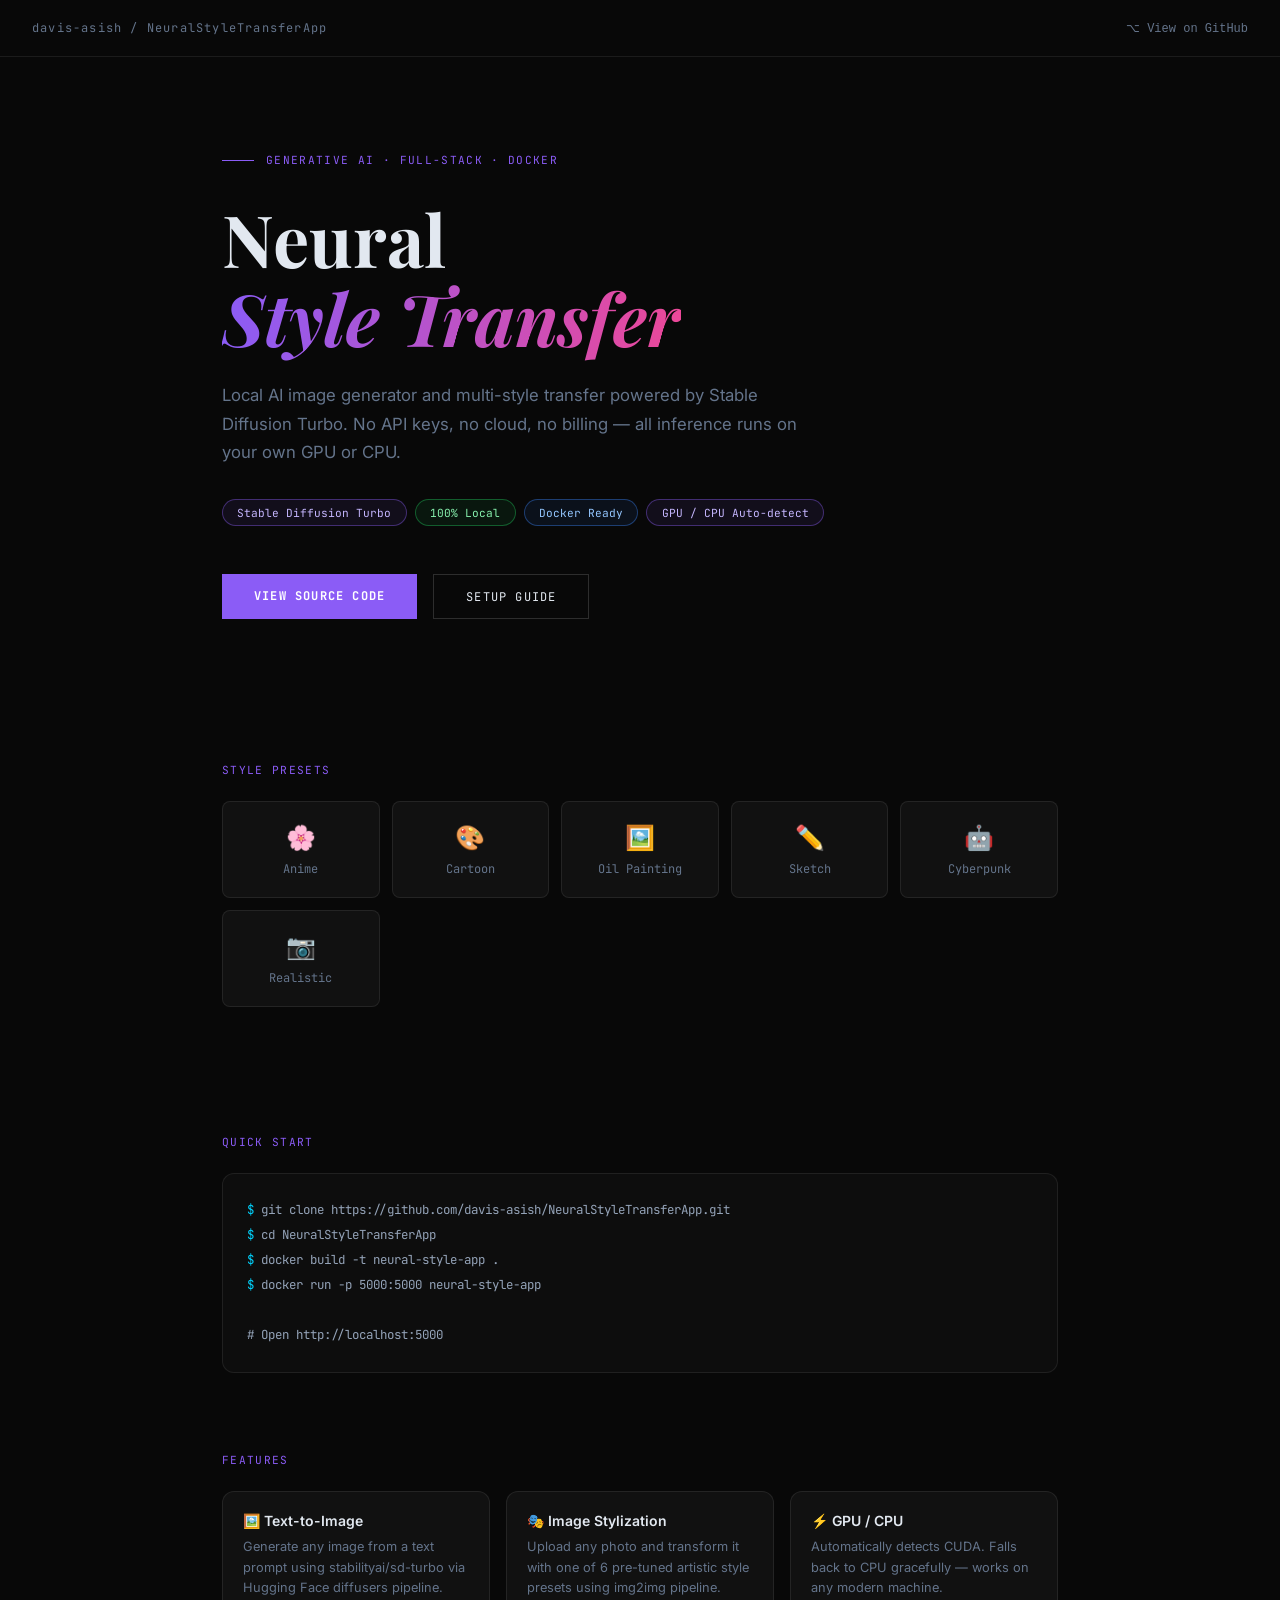
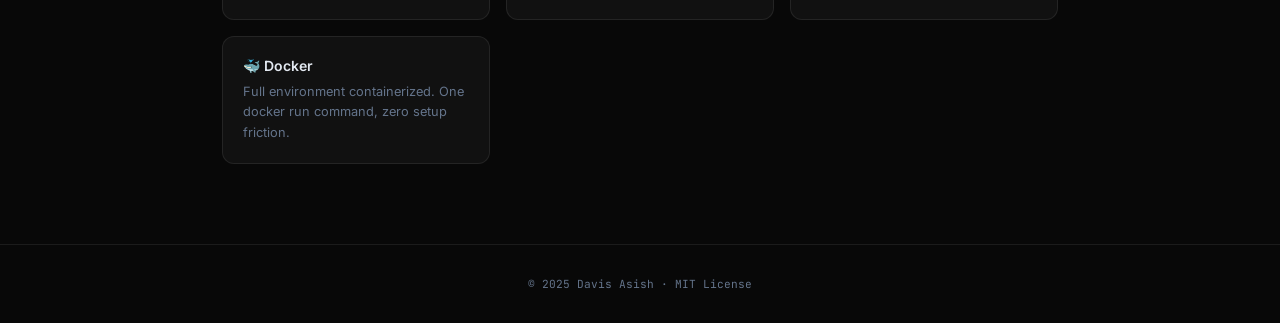
<file: docs/index.html>
<!DOCTYPE html>
<html lang="en">
<head>
  <meta charset="UTF-8" />
  <meta name="viewport" content="width=device-width, initial-scale=1.0" />
  <title>NeuralStyleTransferApp — Local AI Image Generator</title>
  <meta name="description" content="Local AI image generator and multi-style transfer using Stable Diffusion Turbo. No API keys. Runs entirely on your machine." />
  <link href="https://fonts.googleapis.com/css2?family=JetBrains+Mono:wght@400;700&family=Playfair+Display:wght@700&family=Inter:wght@300;400;500&display=swap" rel="stylesheet" />
  <style>
    *, *::before, *::after { box-sizing: border-box; margin: 0; padding: 0; }
    :root { --bg: #080808; --surface: #111111; --border: rgba(255,255,255,0.08); --violet: #8b5cf6; --cyan: #00d4ff; --pink: #ec4899; --text: #e2e8f0; --muted: #64748b; }
    body { background: var(--bg); color: var(--text); font-family: 'Inter', sans-serif; min-height: 100vh; }
    header { border-bottom: 1px solid var(--border); padding: 1.25rem 2rem; display: flex; align-items: center; justify-content: space-between; }
    .logo { font-family: 'JetBrains Mono', monospace; font-size: 0.75rem; color: var(--muted); letter-spacing: 0.1em; }
    .hero { max-width: 900px; margin: 0 auto; padding: 6rem 2rem 4rem; }
    .label { display: flex; align-items: center; gap: 0.75rem; margin-bottom: 2rem; }
    .label span { width: 2rem; height: 1px; background: var(--violet); }
    .label p { font-family: 'JetBrains Mono', monospace; font-size: 0.7rem; text-transform: uppercase; letter-spacing: 0.12em; color: var(--violet); }
    h1 { font-family: 'Playfair Display', serif; font-size: clamp(2.5rem, 6vw, 4.5rem); line-height: 1.1; margin-bottom: 1.5rem; }
    h1 em { font-style: italic; background: linear-gradient(90deg, var(--violet), var(--pink)); -webkit-background-clip: text; -webkit-text-fill-color: transparent; background-clip: text; }
    .tagline { color: var(--muted); font-size: 1.05rem; line-height: 1.7; max-width: 600px; margin-bottom: 2rem; }
    .badge-row { display: flex; flex-wrap: wrap; gap: 0.5rem; margin-bottom: 3rem; }
    .badge { font-family: 'JetBrains Mono', monospace; font-size: 0.7rem; padding: 0.35rem 0.9rem; border-radius: 999px; border: 1px solid; }
    .badge-v { color: #c4b5fd; border-color: rgba(139,92,246,0.4); background: rgba(139,92,246,0.08); }
    .badge-g { color: #86efac; border-color: rgba(34,197,94,0.4); background: rgba(34,197,94,0.08); }
    .badge-b { color: #93c5fd; border-color: rgba(59,130,246,0.4); background: rgba(59,130,246,0.08); }
    .cta { display: flex; gap: 1rem; flex-wrap: wrap; margin-bottom: 5rem; }
    .btn-primary { padding: 0.85rem 2rem; background: var(--violet); color: #fff; font-family: 'JetBrains Mono', monospace; font-size: 0.75rem; font-weight: 700; text-transform: uppercase; letter-spacing: 0.1em; text-decoration: none; transition: opacity 0.2s; }
    .btn-primary:hover { opacity: 0.85; }
    .btn-outline { padding: 0.85rem 2rem; border: 1px solid rgba(255,255,255,0.15); color: var(--text); font-family: 'JetBrains Mono', monospace; font-size: 0.75rem; text-transform: uppercase; letter-spacing: 0.1em; text-decoration: none; }
    .btn-outline:hover { border-color: rgba(255,255,255,0.4); }
    .section { max-width: 900px; margin: 0 auto; padding: 0 2rem 5rem; }
    .section-title { font-family: 'JetBrains Mono', monospace; font-size: 0.7rem; text-transform: uppercase; letter-spacing: 0.12em; color: var(--violet); margin-bottom: 1.5rem; }
    .styles-grid { display: grid; grid-template-columns: repeat(auto-fit, minmax(130px, 1fr)); gap: 0.75rem; margin-bottom: 3rem; }
    .style-card { background: var(--surface); border: 1px solid var(--border); border-radius: 0.5rem; padding: 1.25rem 0.75rem; text-align: center; font-family: 'JetBrains Mono', monospace; font-size: 0.75rem; color: var(--muted); }
    .style-icon { font-size: 1.5rem; display: block; margin-bottom: 0.5rem; }
    .features { display: grid; grid-template-columns: repeat(auto-fit, minmax(260px, 1fr)); gap: 1rem; }
    .feature { background: var(--surface); border: 1px solid var(--border); border-radius: 0.75rem; padding: 1.25rem; }
    .feature h3 { font-size: 0.875rem; font-weight: 600; color: var(--text); margin-bottom: 0.5rem; }
    .feature p { font-size: 0.8rem; color: var(--muted); line-height: 1.6; }
    .code-block { background: #0d0d0d; border: 1px solid var(--border); border-radius: 0.75rem; padding: 1.5rem; font-family: 'JetBrains Mono', monospace; font-size: 0.78rem; color: #94a3b8; line-height: 2; }
    .code-block .cmd { color: var(--cyan); }
    footer { border-top: 1px solid var(--border); padding: 2rem; text-align: center; font-family: 'JetBrains Mono', monospace; font-size: 0.7rem; color: var(--muted); }
  </style>
</head>
<body>
  <header>
    <span class="logo">davis-asish / NeuralStyleTransferApp</span>
    <a href="https://github.com/davis-asish/NeuralStyleTransferApp" style="font-family:monospace;font-size:0.75rem;color:var(--muted);text-decoration:none;">⌥ View on GitHub</a>
  </header>

  <div class="hero">
    <div class="label"><span></span><p>Generative AI · Full-Stack · Docker</p></div>
    <h1>Neural<br/><em>Style Transfer</em></h1>
    <p class="tagline">Local AI image generator and multi-style transfer powered by Stable Diffusion Turbo. No API keys, no cloud, no billing — all inference runs on your own GPU or CPU.</p>
    <div class="badge-row">
      <span class="badge badge-v">Stable Diffusion Turbo</span>
      <span class="badge badge-g">100% Local</span>
      <span class="badge badge-b">Docker Ready</span>
      <span class="badge badge-v">GPU / CPU Auto-detect</span>
    </div>
    <div class="cta">
      <a href="https://github.com/davis-asish/NeuralStyleTransferApp" class="btn-primary">View Source Code</a>
      <a href="https://github.com/davis-asish/NeuralStyleTransferApp#readme" class="btn-outline">Setup Guide</a>
    </div>
  </div>

  <div class="section">
    <p class="section-title">Style Presets</p>
    <div class="styles-grid">
      <div class="style-card"><span class="style-icon">🌸</span>Anime</div>
      <div class="style-card"><span class="style-icon">🎨</span>Cartoon</div>
      <div class="style-card"><span class="style-icon">🖼️</span>Oil Painting</div>
      <div class="style-card"><span class="style-icon">✏️</span>Sketch</div>
      <div class="style-card"><span class="style-icon">🤖</span>Cyberpunk</div>
      <div class="style-card"><span class="style-icon">📷</span>Realistic</div>
    </div>
  </div>

  <div class="section">
    <p class="section-title">Quick Start</p>
    <div class="code-block">
      <span class="cmd">$</span> git clone https://github.com/davis-asish/NeuralStyleTransferApp.git<br/>
      <span class="cmd">$</span> cd NeuralStyleTransferApp<br/>
      <span class="cmd">$</span> docker build -t neural-style-app .<br/>
      <span class="cmd">$</span> docker run -p 5000:5000 neural-style-app<br/>
      <br/>
      # Open http://localhost:5000
    </div>
  </div>

  <div class="section">
    <p class="section-title">Features</p>
    <div class="features">
      <div class="feature"><h3>🖼️ Text-to-Image</h3><p>Generate any image from a text prompt using stabilityai/sd-turbo via Hugging Face diffusers pipeline.</p></div>
      <div class="feature"><h3>🎭 Image Stylization</h3><p>Upload any photo and transform it with one of 6 pre-tuned artistic style presets using img2img pipeline.</p></div>
      <div class="feature"><h3>⚡ GPU / CPU</h3><p>Automatically detects CUDA. Falls back to CPU gracefully — works on any modern machine.</p></div>
      <div class="feature"><h3>🐳 Docker</h3><p>Full environment containerized. One docker run command, zero setup friction.</p></div>
    </div>
  </div>

  <footer>© 2025 Davis Asish · MIT License</footer>
</body>
</html>
</file>
